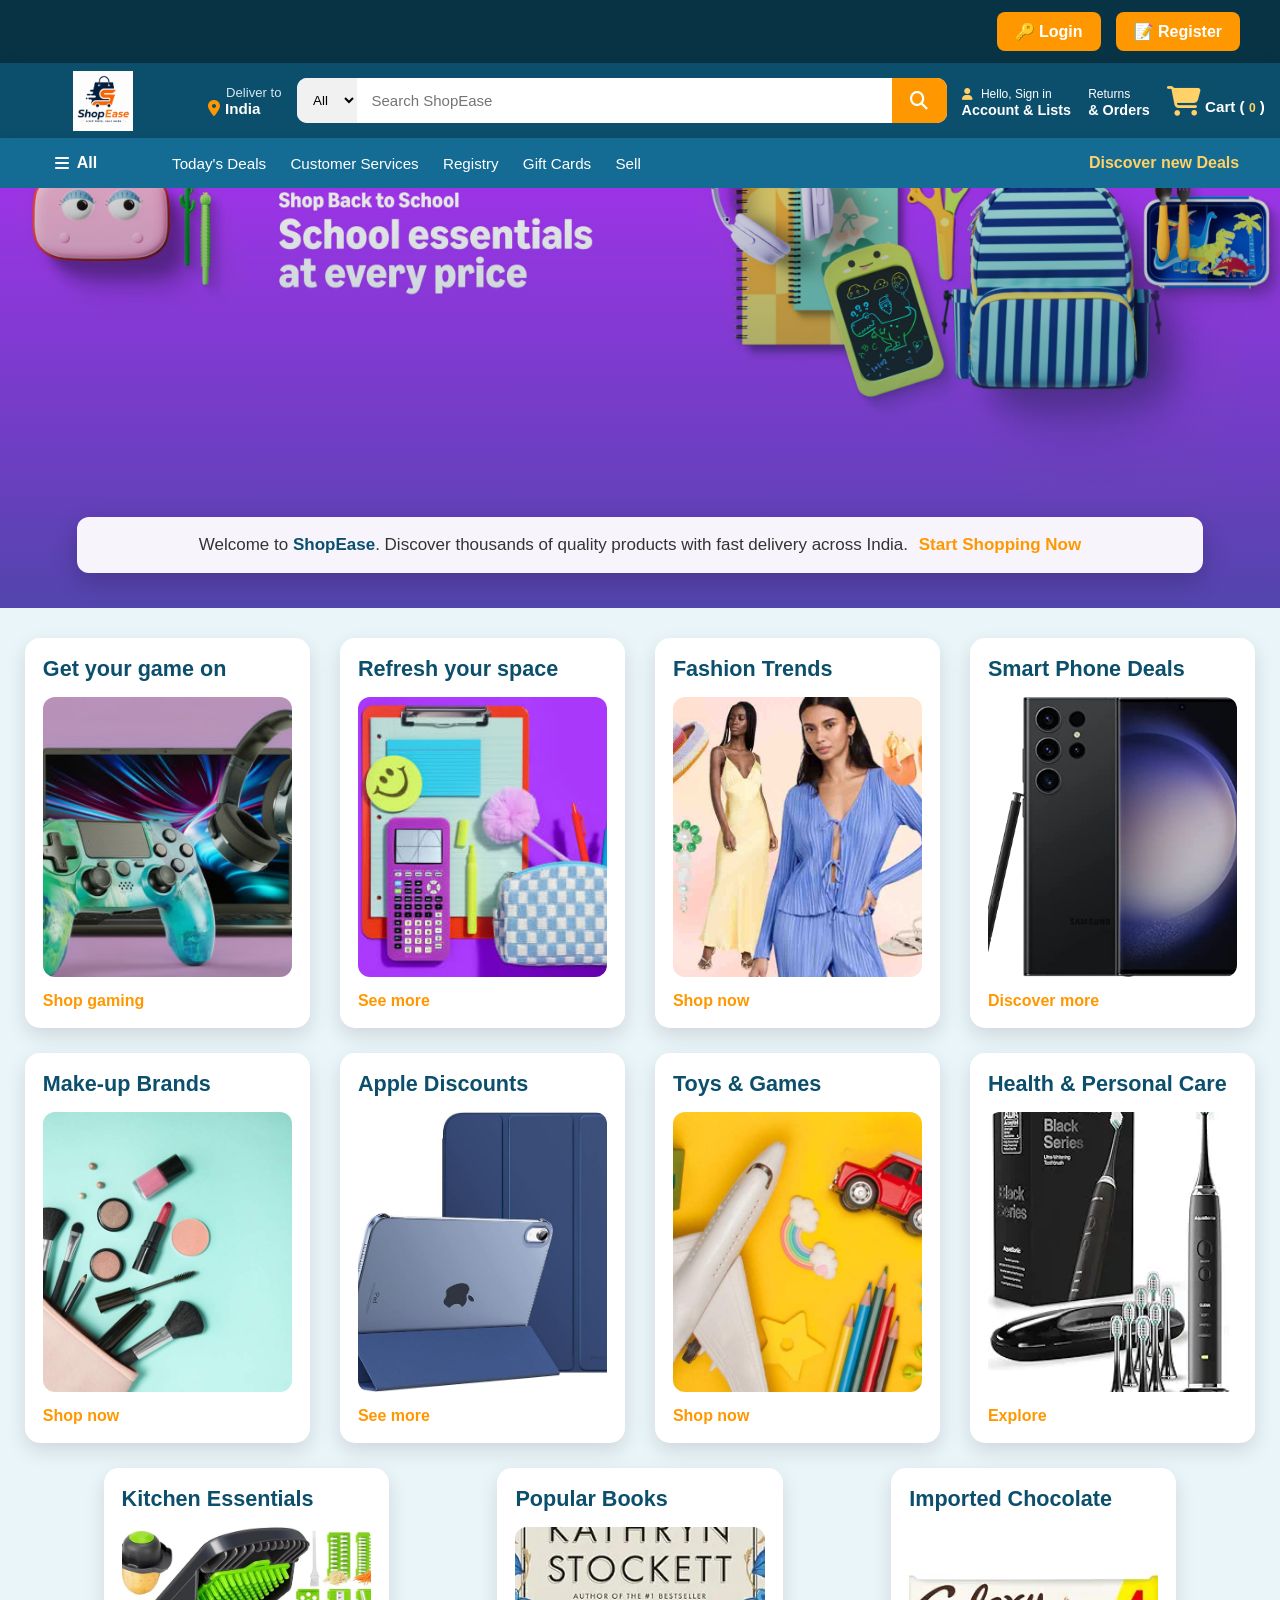
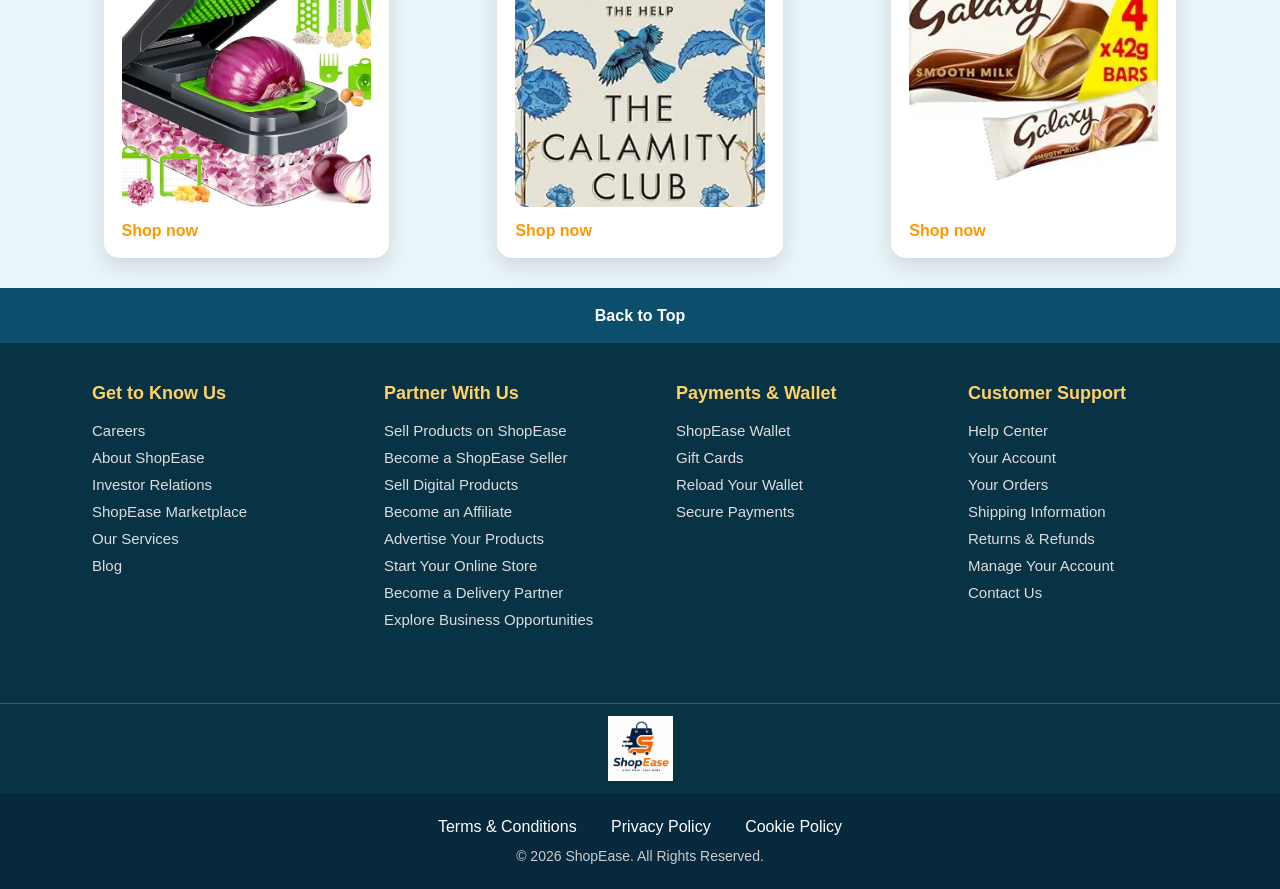
<file: index.html>
<!DOCTYPE html>
<html lang="en">

<head>
    <meta charset="UTF-8">
    <meta name="viewport" content="width=device-width, initial-scale=1.0">
    <title>ShopEase</title>

    <link rel="stylesheet"
        href="https://cdnjs.cloudflare.com/ajax/libs/font-awesome/6.5.2/css/all.min.css">

    <link rel="stylesheet" href="style.css">
</head>

<body>

    <!-- Top Bar -->

    <div class="top-bar">

        <a href="login.html" class="login-btn" id="loginBtn">
            🔑 Login
        </a>

        <a href="register.html" class="register-btn" id="registerBtn">
            📝 Register
        </a>

        <button class="logout-btn" id="logoutBtn" onclick="logout()">
            Logout
        </button>

    </div>

    <!-- Header -->

    <header>

        <div class="navbar">

            <div class="nav-logo border">
                <div class="logo"></div>
            </div>

            <div class="nav-address border">

                <p class="add-first">
                    Deliver to
                </p>

                <div class="add-icon">

                    <i class="fa-solid fa-location-dot"></i>

                    <p class="add-sec">
                        India
                    </p>

                </div>

            </div>

            <div class="nav-search">

                <select class="Search-select">
                    <option>All</option>
                </select>

                <input
                    type="text"
                    placeholder="Search ShopEase"
                    class="search-input">

                <div class="search-icon">
                    <i class="fa-solid fa-magnifying-glass"></i>
                </div>

            </div>

            <a href="profile.html" class="nav-signin border profile-link">

                <p>
                    <span id="userHello">
                        <i class="fa-solid fa-user"></i>
                        Hello, Sign in
                    </span>
                </p>

                <p class="nav-second">
                    Account & Lists
                </p>

            </a>

            <div class="nav-return border">

                <p>
                    <span>Returns</span>
                </p>

                <p class="nav-second">
                    & Orders
                </p>

            </div>

            <div class="nav-cart border" onclick="toggleCart()">

                <i class="fa-solid fa-cart-shopping"></i>

                Cart
                (
                <span id="cartCount">0</span>
                )

            </div>

        </div>

        <!-- Panel -->

        <div class="panel">

            <div class="panel-all border">

                <i class="fa-solid fa-bars"></i>

                All

            </div>

            <div class="panel-ops">

                <p>Today's Deals</p>

                <p>Customer Services</p>

                <p>Registry</p>

                <p>Gift Cards</p>

                <p>Sell</p>

            </div>

            <div class="panel-deals">

                Discover new Deals

            </div>

        </div>

    </header>

    <!-- Hero Section -->

    <div class="hero-section">

        <div class="hero-msg">

            <p>

                Welcome to <strong>ShopEase</strong>.
                Discover thousands of quality products with fast delivery across India.

                <a href="#">
                    Start Shopping Now
                </a>

            </p>

        </div>

    </div>

    <!-- Shop Section -->

    <div class="shop-section">

        <!-- Box 1 -->

        <div class="box">

            <div class="box-content">

                <a href="gaming.html" class="category-link">

                    <h2>Get your game on</h2>

                    <div class="box-img"
                        style="background-image:url('box1_image.jpg');">
                    </div>

                    <p>Shop gaming</p>

                </a>

            </div>

        </div>

        <!-- Box 2 -->

        <div class="box">

            <div class="box-content">

                <a href="refresh.html" class="category-link">

                    <h2>Refresh your space</h2>

                    <div class="box-img"
                        style="background-image:url('box2_image.jpg');">
                    </div>

                    <p>See more</p>

                </a>

            </div>

        </div>

        <!-- Box 3 -->

        <div class="box">

            <div class="box-content">

                <a href="fashion.html" class="category-link">

                    <h2>Fashion Trends</h2>

                    <div class="box-img"
                        style="background-image:url('box8_image.jpg');">
                    </div>

                    <p>Shop now</p>

                </a>

            </div>

        </div>

        <!-- Box 4 -->

        <div class="box">

            <div class="box-content">

                <a href="mobiles.html" class="category-link">

                    <h2>Smart Phone Deals</h2>

                    <div class="box-img"
                        style="background-image:url('box4_image.jpg');">
                    </div>

                    <p>Discover more</p>

                </a>

            </div>

        </div>

        <!-- Box 5 -->

        <div class="box">

            <div class="box-content">

                <a href="beauty.html" class="category-link">

                    <h2>Make-up Brands</h2>

                    <div class="box-img"
                        style="background-image:url('box5_image.jpg');">
                    </div>

                    <p>Shop now</p>

                </a>

            </div>

        </div>

        <!-- Box 6 -->

        <div class="box">

            <div class="box-content">

                <a href="apple.html" class="category-link">

                    <h2>Apple Discounts</h2>

                    <div class="box-img"
                        style="background-image:url('box6_image.jpg');">
                    </div>

                    <p>See more</p>

                </a>

            </div>

        </div>

        <!-- Box 7 -->

        <div class="box">

            <div class="box-content">

                <a href="toys.html" class="category-link">

                    <h2>Toys & Games</h2>

                    <div class="box-img"
                        style="background-image:url('box7_image.jpg');">
                    </div>

                    <p>Shop now</p>

                </a>

            </div>

        </div>

        <!-- Box 8 -->

        <div class="box">

            <div class="box-content">

                <a href="health.html" class="category-link">

                    <h2>Health & Personal Care</h2>

                    <div class="box-img"
                        style="background-image:url('health.jpg');">
                    </div>

                    <p>Explore</p>

                </a>

            </div>

        </div>

        <!-- Box 9 -->

        <div class="box">

            <div class="box-content">

                <a href="kitchen.html" class="category-link">

                    <h2>Kitchen Essentials</h2>

                    <div class="box-img"
                        style="background-image:url('kitchen.jpg');">
                    </div>

                    <p>Shop now</p>

                </a>

            </div>

        </div>

        <!-- Box 10 -->

        <div class="box">

            <div class="box-content">

                <a href="books.html" class="category-link">

                    <h2>Popular Books</h2>

                    <div class="box-img"
                        style="background-image:url('books.jpg');">
                    </div>

                    <p>Shop now</p>

                </a>

            </div>

        </div>

        <!-- Box 11 -->

        <div class="box">

            <div class="box-content">

                <a href="imported.html" class="category-link">

                    <h2>Imported Chocolate</h2>

                    <div class="box-img"
                        style="background-image:url('imported chocolate.jpg');">
                    </div>

                    <p>Shop now</p>

                </a>

            </div>

        </div>

    </div>

    <!-- Footer -->
<div class="foot-panel1">
    Back to Top
</div>

<div class="foot-panel2">

    <ul>

        <p>Get to Know Us</p>

        <a>Careers</a>
        <a>About ShopEase</a>
        <a>Investor Relations</a>
        <a>ShopEase Marketplace</a>
        <a>Our Services</a>
        <a>Blog</a>

    </ul>

    <ul>

        <p>Partner With Us</p>

        <a>Sell Products on ShopEase</a>
        <a>Become a ShopEase Seller</a>
        <a>Sell Digital Products</a>
        <a>Become an Affiliate</a>
        <a>Advertise Your Products</a>
        <a>Start Your Online Store</a>
        <a>Become a Delivery Partner</a>
        <a>Explore Business Opportunities</a>

    </ul>

    <ul>

        <p>Payments & Wallet</p>

        <a>ShopEase Wallet</a>
        <a>Gift Cards</a>
        <a>Reload Your Wallet</a>
        <a>Secure Payments</a>

    </ul>

    <ul>

        <p>Customer Support</p>

        <a>Help Center</a>
        <a>Your Account</a>
        <a>Your Orders</a>
        <a>Shipping Information</a>
        <a>Returns & Refunds</a>
        <a>Manage Your Account</a>
        <a>Contact Us</a>

    </ul>

</div>

<div class="foot-panel3">

    <div class="logo"></div>

</div>

<div class="foot-panel4">

    <div class="pages">

        <a>Terms & Conditions</a>
        <a>Privacy Policy</a>
        <a>Cookie Policy</a>

    </div>

    <div class="copyright">

        © 2026 ShopEase. All Rights Reserved.

    </div>

</div>

</footer>

<!-- Cart Box -->

<div id="cartBox" class="cart-box">

    <h2>Your Cart</h2>

    <div id="cartItems"></div>

    <h3>
        Total : ₹<span id="totalPrice">0</span>
    </h3>

    <button onclick="placeOrder()">
        Place Order
    </button>

</div>

<!-- JavaScript -->

<script src="script.js"></script>

</body>

</html>
</file>
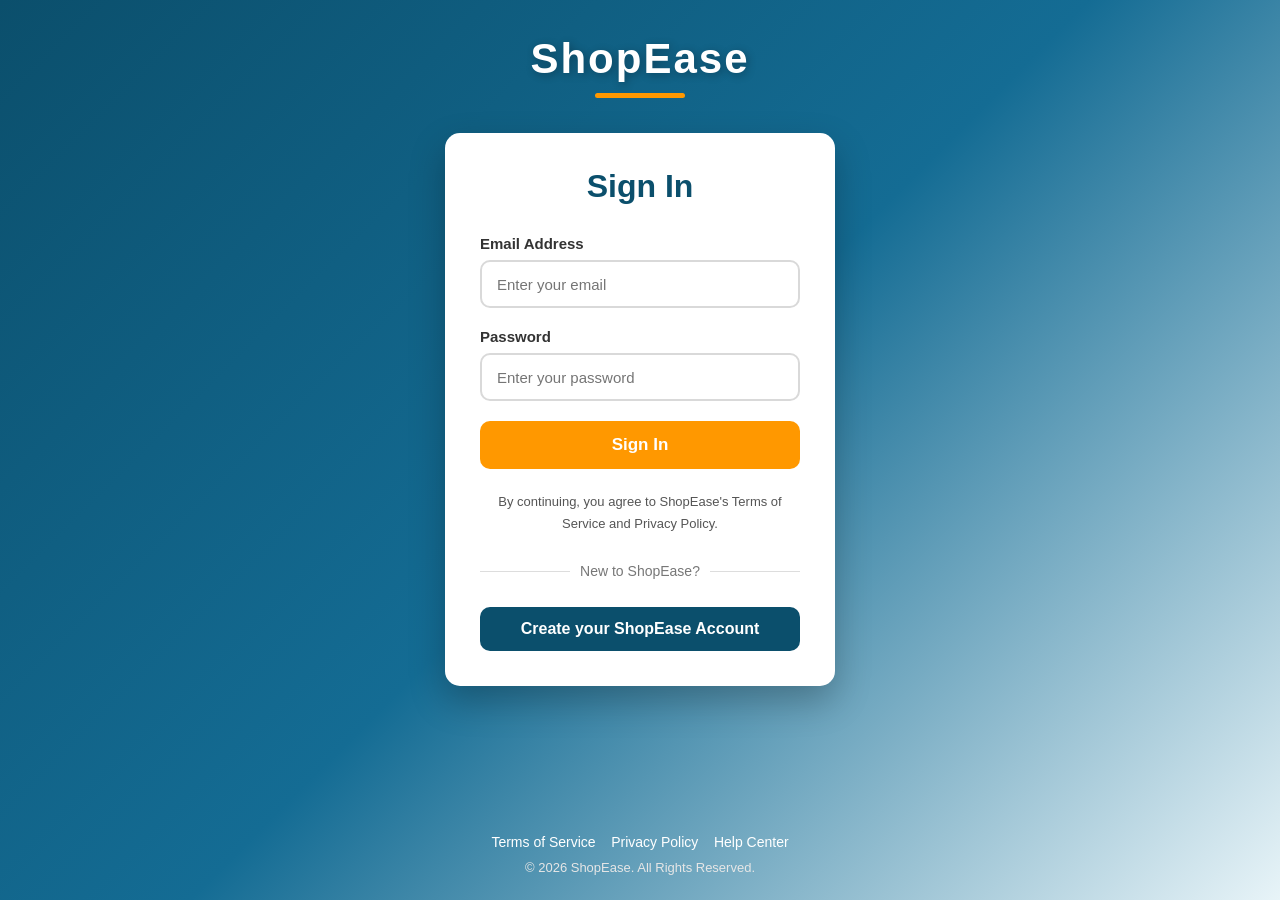
<file: login.html>
<!DOCTYPE html>
<html lang="en">

<head>

<meta charset="UTF-8">
<meta name="viewport" content="width=device-width, initial-scale=1.0">

<title>ShopEase - Sign In</title>

<style>
    *{
    margin:0;
    padding:0;
    box-sizing:border-box;
    font-family:Arial, Helvetica, sans-serif;
}

body{
    background:linear-gradient(135deg,#0B4F6C,#146C94,#E8F4F8);
    min-height:100vh;
    display:flex;
    flex-direction:column;
    align-items:center;
}

.shopease-logo{
    margin-top:35px;
    font-size:42px;
    font-weight:bold;
    color:#ffffff;
    letter-spacing:2px;
    text-shadow:2px 2px 8px rgba(0,0,0,0.3);
}

.shopease-logo::after{
    content:"";
    display:block;
    width:90px;
    height:5px;
    background:#FF9800;
    margin:10px auto 0;
    border-radius:20px;
}

.login-box{
    width:390px;
    margin:35px auto;
    background:#ffffff;
    border-radius:15px;
    padding:35px;
    box-shadow:0 15px 35px rgba(0,0,0,0.25);
}

.login-box h1{
    text-align:center;
    color:#0B4F6C;
    font-size:32px;
    margin-bottom:30px;
}

.login-box label{
    display:block;
    margin-bottom:8px;
    color:#333;
    font-size:15px;
    font-weight:bold;
}

.login-box input{
    width:100%;
    height:48px;
    margin-bottom:20px;
    padding:0 15px;
    border:2px solid #d9d9d9;
    border-radius:10px;
    font-size:15px;
    transition:0.3s;
}

.login-box input:focus{
    outline:none;
    border-color:#146C94;
    box-shadow:0 0 8px rgba(20,108,148,.35);
}

.login-box button{
    width:100%;
    height:48px;
    border:none;
    border-radius:10px;
    background:#FF9800;
    color:white;
    font-size:17px;
    font-weight:bold;
    cursor:pointer;
    transition:.3s;
}

.login-box button:hover{
    background:#e68900;
    transform:translateY(-2px);
}

.terms{
    margin-top:22px;
    font-size:13px;
    line-height:22px;
    color:#555;
    text-align:center;
}

.divider{
    display:flex;
    align-items:center;
    gap:10px;
    margin:28px 0;
    color:#777;
    font-size:14px;
}

.divider::before,
.divider::after{
    content:"";
    flex:1;
    height:1px;
    background:#ddd;
}

.create-btn{
    display:block;
    width:100%;
    text-align:center;
    text-decoration:none;
    background:#0B4F6C;
    color:white;
    padding:13px;
    border-radius:10px;
    font-weight:bold;
    transition:.3s;
}

.create-btn:hover{
    background:#146C94;
}

footer{
    margin-top:auto;
    width:100%;
    text-align:center;
    padding:25px;
    color:white;
    font-size:14px;
}

footer div{
    margin-bottom:10px;
}

footer p{
    font-size:13px;
    color:#e6e6e6;
}

@media(max-width:500px){

    .login-box{
        width:92%;
        padding:25px;
    }

    .shopease-logo{
        font-size:34px;
    }

}
</style>

</head>

<body>

<div class="shopease-logo">

    Shop<span>Ease</span>

</div>

<div class="login-box">

<h1>Sign In</h1>

<form onsubmit="login(event)">

<label>Email Address</label>

<input
type="email"
id="loginEmail"
placeholder="Enter your email"
required>

<label>Password</label>

<input
type="password"
id="loginPassword"
placeholder="Enter your password"
required>

<button type="submit">

Sign In

</button>

</form>

<p class="terms">

By continuing, you agree to ShopEase's Terms of Service and Privacy Policy.

</p>

<div class="divider">

New to ShopEase?

</div>

<a href="register.html" class="create-btn">

Create your ShopEase Account

</a>

</div>

<footer>

<div>

Terms of Service &nbsp;&nbsp;
Privacy Policy &nbsp;&nbsp;
Help Center

</div>

<p>

© 2026 ShopEase. All Rights Reserved.

</p>

</footer>

<script>

function login(event){

event.preventDefault();

let email=document.getElementById("loginEmail").value;

let password=document.getElementById("loginPassword").value;

let savedEmail=localStorage.getItem("email");

let savedPassword=localStorage.getItem("password");

if(email===savedEmail && password===savedPassword){

localStorage.setItem("loggedIn","true");

alert("Login Successful!");

window.location.href="index.html";

}

else{

alert("Invalid Email or Password");

}

}

</script>

</body>

</html>
</file>
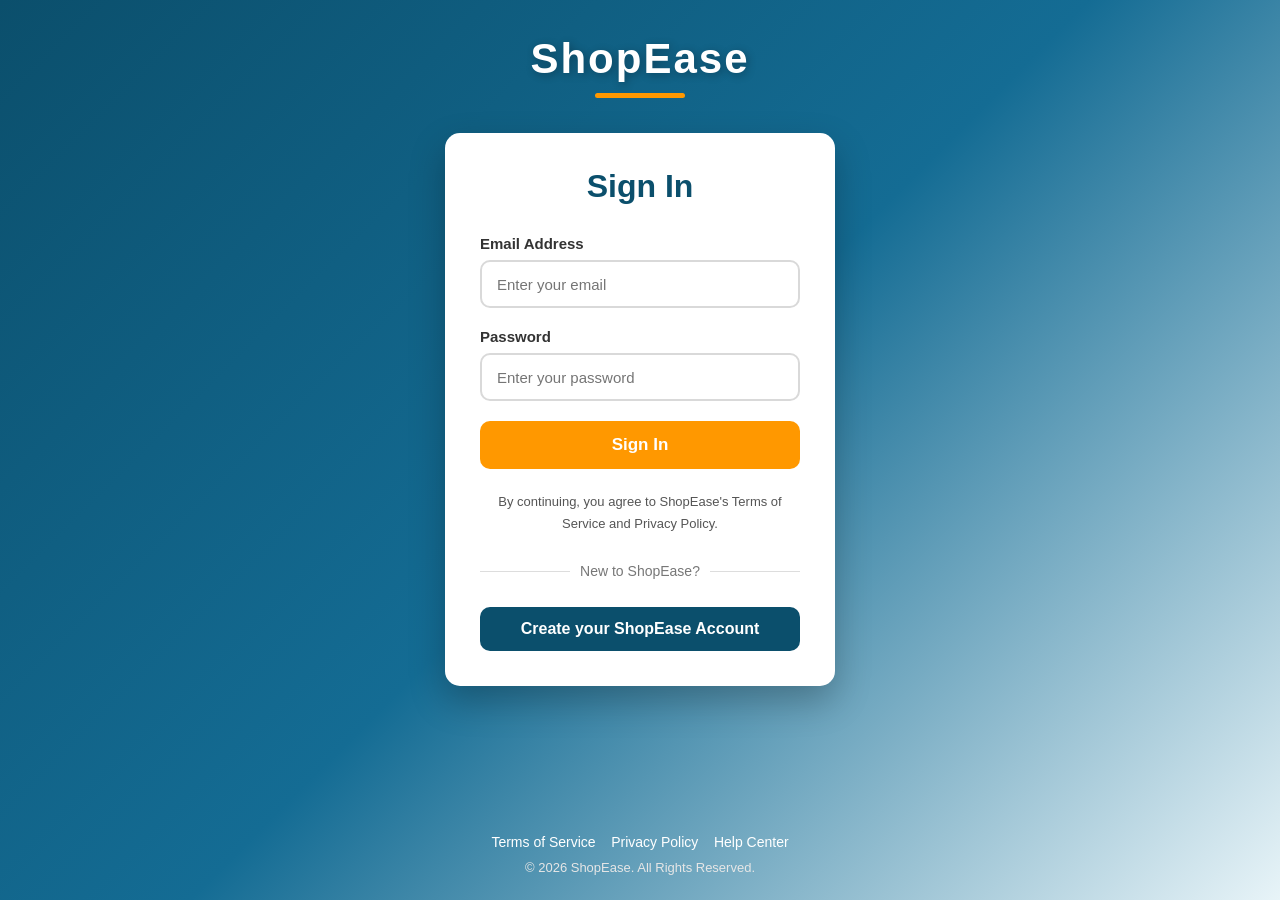
<file: profile.html>
<!DOCTYPE html>
<html lang="en">

<head>

<meta charset="UTF-8">
<meta name="viewport" content="width=device-width, initial-scale=1.0">

<title>My Profile | ShopEase</title>

<link rel="stylesheet"
href="https://cdnjs.cloudflare.com/ajax/libs/font-awesome/6.5.2/css/all.min.css">


<style>

*{
    margin:0;
    padding:0;
    box-sizing:border-box;
    font-family:Arial, Helvetica, sans-serif;
}


body{

    min-height:100vh;

    background:linear-gradient(135deg,#667eea,#764ba2);

    display:flex;

    justify-content:center;

    align-items:center;

}


/* Header */

.header{

    position:fixed;

    top:0;

    left:0;

    width:100%;

    padding:20px;

    text-align:center;

    background:#111;

    color:white;

    font-size:28px;

    font-weight:bold;

    letter-spacing:1px;

    box-shadow:0 5px 15px rgba(0,0,0,0.3);

}


/* Profile Card */

.profile-box{

    width:420px;

    background:white;

    margin-top:70px;

    padding:30px;

    border-radius:20px;

    text-align:center;

    box-shadow:0 15px 30px rgba(0,0,0,0.3);

    animation:slide 0.6s ease;

}



@keyframes slide{

    from{

        opacity:0;

        transform:translateY(50px);

    }

    to{

        opacity:1;

        transform:translateY(0);

    }

}



/* Avatar */

.profile-avatar{

    width:110px;

    height:110px;

    border-radius:50%;

    background:linear-gradient(135deg,#ff9800,#ff5722);

    color:white;

    font-size:50px;

    font-weight:bold;

    display:flex;

    align-items:center;

    justify-content:center;

    margin:auto;

    box-shadow:0 8px 20px rgba(0,0,0,0.25);

}



.profile h2{

    margin-top:20px;

    color:#333;

    font-size:28px;

}



.profile p{

    margin-top:8px;

    color:#777;

}



/* Details */


.details{

    margin-top:30px;

    background:#f5f5f5;

    padding:20px;

    border-radius:15px;

    text-align:left;

}



.details p{

    padding:12px 0;

    font-size:16px;

    color:#444;

    border-bottom:1px solid #ddd;

}


.details p:last-child{

    border:none;

}


.details i{

    width:30px;

    color:#764ba2;

    font-size:18px;

}



.status{

    color:green;

    font-weight:bold;

}



/* Buttons */


button{

    width:100%;

    padding:14px;

    margin-top:20px;

    border:none;

    border-radius:10px;

    font-size:16px;

    font-weight:bold;

    cursor:pointer;

    transition:0.3s;

}



.home-btn{

    background:#ff9800;

    color:white;

}



.home-btn:hover{

    background:#e68900;

    transform:scale(1.04);

}



.logout-btn{

    background:#e53935;

    color:white;

}



.logout-btn:hover{

    background:#c62828;

    transform:scale(1.04);

}



/* Mobile */

@media(max-width:500px){

    .profile-box{

        width:90%;

    }

}


</style>

</head>


<body>


<div class="header">

    ShopEase

</div>



<div class="profile-box">


    <div class="profile">


        <div class="profile-avatar" id="avatar">

            U

        </div>


        <h2 id="profileName">

            My Profile

        </h2>


        <p id="profileEmail">

            user@email.com

        </p>


    </div>




    <div class="details">


        <p>

            <i class="fa-solid fa-user"></i>

            <b>Name :</b>

            <span id="name"></span>

        </p>



        <p>

            <i class="fa-solid fa-envelope"></i>

            <b>Email :</b>

            <span id="email"></span>

        </p>



        <p>

            <i class="fa-solid fa-phone"></i>

            <b>Phone :</b>

            <span id="phone"></span>

        </p>



        <p>

            <i class="fa-solid fa-circle-check"></i>

            <b>Status :</b>

            <span class="status">

                Logged In

            </span>

        </p>



    </div>



    <button class="home-btn" onclick="goHome()">

        🏠 Back to Home

    </button>



    <button class="logout-btn" onclick="logout()">

        🚪 Logout

    </button>



</div>




<script>


window.onload=function(){


    if(localStorage.getItem("loggedIn")!="true"){


        alert("Please Login First");


        window.location.href="login.html";


        return;


    }



    let username = localStorage.getItem("username") || "User";


    let email = localStorage.getItem("email") || "Not Available";


    let phone = localStorage.getItem("phone") || "Not Available";



    document.getElementById("name").innerHTML=username;


    document.getElementById("email").innerHTML=email;


    document.getElementById("phone").innerHTML=phone;



    document.getElementById("profileName").innerHTML=username;


    document.getElementById("profileEmail").innerHTML=email;



    document.getElementById("avatar").innerHTML=

    username.charAt(0).toUpperCase();



}




function goHome(){

    window.location.href="index.html";

}



function logout(){


    localStorage.removeItem("loggedIn");


    alert("Logged Out Successfully");


    window.location.href="login.html";


}


</script>



</body>

</html>
</file>
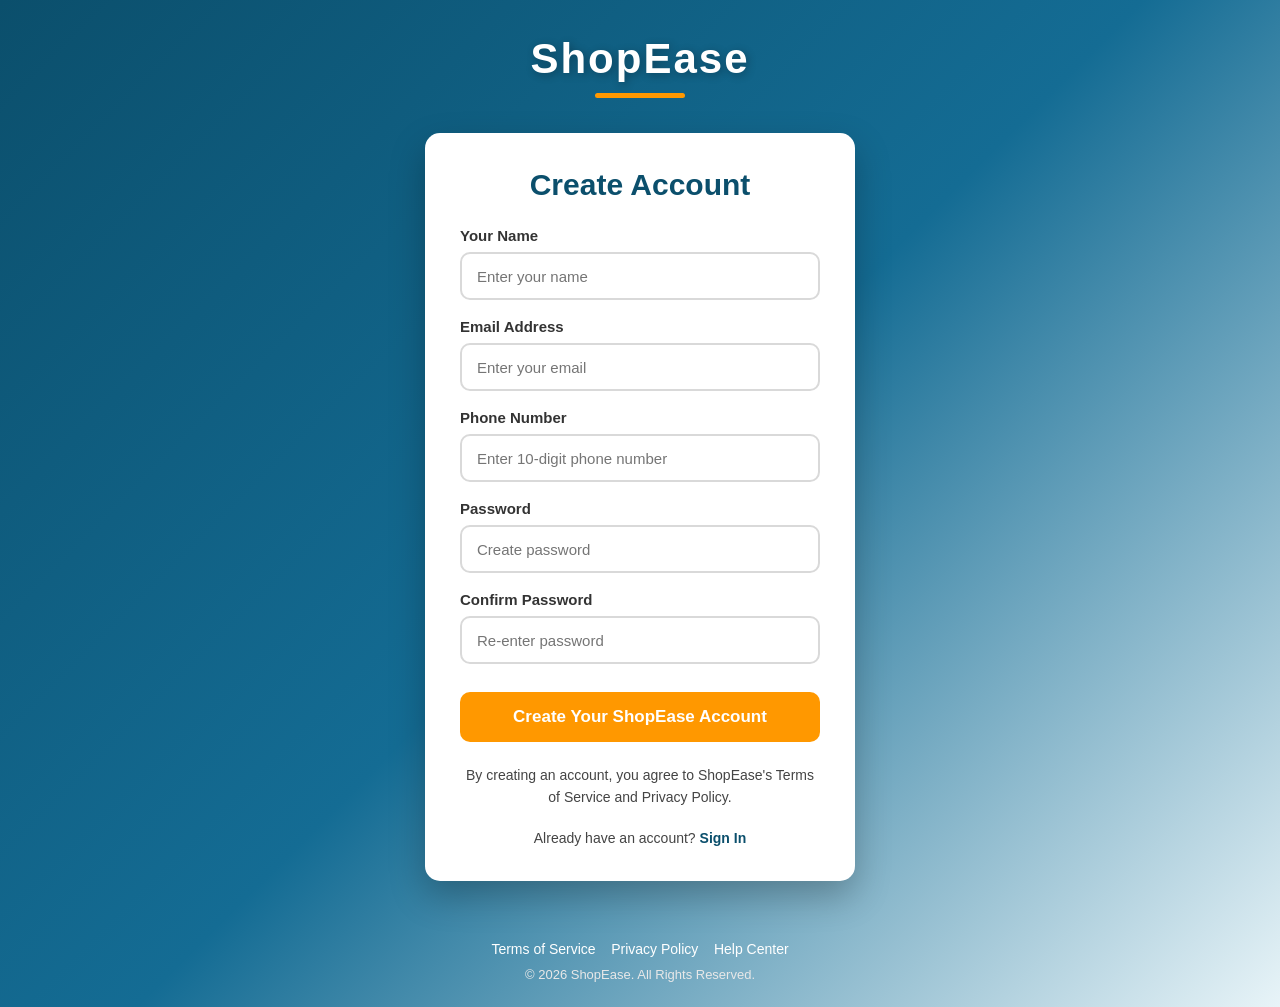
<file: register.html>
<!DOCTYPE html>
<html lang="en">

<head>

<meta charset="UTF-8">
<meta name="viewport" content="width=device-width, initial-scale=1.0">

<title>ShopEase - Create Account</title>

<style>
*{
    margin:0;
    padding:0;
    box-sizing:border-box;
    font-family:Arial, Helvetica, sans-serif;
}

body{
    background:linear-gradient(135deg,#0B4F6C,#146C94,#E8F4F8);
    min-height:100vh;
    display:flex;
    flex-direction:column;
    align-items:center;
}

.shopease-logo{
    margin-top:35px;
    font-size:42px;
    font-weight:bold;
    color:#ffffff;
    letter-spacing:2px;
    text-shadow:2px 2px 8px rgba(0,0,0,0.3);
}

.shopease-logo::after{
    content:"";
    display:block;
    width:90px;
    height:5px;
    background:#FF9800;
    margin:10px auto 0;
    border-radius:20px;
}

.login-box{
    width:430px;
    background:#ffffff;
    margin:35px auto;
    padding:35px;
    border-radius:15px;
    box-shadow:0 15px 35px rgba(0,0,0,0.25);
}

.login-box h1{
    text-align:center;
    color:#0B4F6C;
    font-size:30px;
    margin-bottom:25px;
}

.login-box label{
    display:block;
    margin-bottom:8px;
    color:#333;
    font-size:15px;
    font-weight:bold;
}

.login-box input{
    width:100%;
    height:48px;
    margin-bottom:18px;
    padding:0 15px;
    border:2px solid #d9d9d9;
    border-radius:10px;
    font-size:15px;
    transition:.3s;
}

.login-box input:focus{
    outline:none;
    border-color:#146C94;
    box-shadow:0 0 8px rgba(20,108,148,.35);
}

.login-box button{
    width:100%;
    height:50px;
    margin-top:10px;
    border:none;
    border-radius:10px;
    background:#FF9800;
    color:white;
    font-size:17px;
    font-weight:bold;
    cursor:pointer;
    transition:.3s;
}

.login-box button:hover{
    background:#e68900;
    transform:translateY(-2px);
}

.terms{
    margin-top:20px;
    text-align:center;
    font-size:13px;
    color:#555;
    line-height:22px;
}

.login-box p{
    text-align:center;
    margin-top:22px;
    font-size:14px;
    color:#444;
}

.login-box a{
    color:#0B4F6C;
    font-weight:bold;
    text-decoration:none;
}

.login-box a:hover{
    color:#FF9800;
    text-decoration:underline;
}

footer{
    margin-top:auto;
    width:100%;
    text-align:center;
    padding:25px;
    color:white;
    font-size:14px;
}

footer div{
    margin-bottom:10px;
}

footer p{
    color:#e8e8e8;
    font-size:13px;
}

@media(max-width:600px){

    .login-box{
        width:92%;
        padding:25px;
    }

    .shopease-logo{
        font-size:34px;
    }

}

</style>

</head>

<body>

<div class="shopease-logo">

    Shop<span>Ease</span>

</div>

<div class="login-box">

<h1>Create Account</h1>

<form onsubmit="register(event)">

<label>Your Name</label>

<input
type="text"
id="name"
placeholder="Enter your name"
required>

<label>Email Address</label>

<input
type="email"
id="email"
placeholder="Enter your email"
required>

<label>Phone Number</label>

<input
type="tel"
id="phone"
placeholder="Enter 10-digit phone number"
maxlength="10"
pattern="[0-9]{10}"
inputmode="numeric"
oninput="this.value=this.value.replace(/[^0-9]/g,'')"
required>

<label>Password</label>

<input
type="password"
id="password"
placeholder="Create password"
required>

<label>Confirm Password</label>

<input
type="password"
id="confirmPassword"
placeholder="Re-enter password"
required>

<button type="submit">

Create Your ShopEase Account

</button>

</form>

<p class="terms">

By creating an account, you agree to ShopEase's Terms of Service and Privacy Policy.

</p>

<p>

Already have an account?

<a href="login.html">

Sign In

</a>

</p>

</div>

<footer>

<div>

Terms of Service &nbsp;&nbsp;
Privacy Policy &nbsp;&nbsp;
Help Center

</div>

<p>

© 2026 ShopEase. All Rights Reserved.

</p>

</footer>

<script>

function register(event){

event.preventDefault();

let name=document.getElementById("name").value;

let email=document.getElementById("email").value;

let phone=document.getElementById("phone").value;

let password=document.getElementById("password").value;

let confirmPassword=document.getElementById("confirmPassword").value;

if(phone.length!==10){

alert("Phone number must contain exactly 10 digits.");

return;

}

if(password!==confirmPassword){

alert("Passwords do not match.");

return;

}

localStorage.setItem("username",name);

localStorage.setItem("email",email);

localStorage.setItem("phone",phone);

localStorage.setItem("password",password);

alert("🎉 ShopEase Account Created Successfully!");

window.location.href="login.html";

}

</script>

</body>

</html>
</file>
<file: style.css>
*{
    margin:0;
    padding:0;
    box-sizing:border-box;
    font-family:Arial, Helvetica, sans-serif;
}

body{
    background:#eef4f8;
    color:#222;
}

/* ===========================
        TOP BAR
=========================== */

.top-bar{
    background:#083344;
    display:flex;
    justify-content:flex-end;
    align-items:center;
    gap:15px;
    padding:12px 40px;
}

.login-btn,
.register-btn{
    text-decoration:none;
    color:#fff;
    background:#ff9800;
    padding:10px 18px;
    border-radius:8px;
    font-weight:bold;
    transition:0.3s;
}

.login-btn:hover,
.register-btn:hover{
    background:#e68900;
    transform:translateY(-2px);
}

.logout-btn{
    display:none;
    border:none;
    background:#ff9800;
    color:white;
    padding:10px 20px;
    border-radius:8px;
    font-weight:bold;
    cursor:pointer;
    transition:0.3s;
}

.logout-btn:hover{
    background:#e68900;
}

/* ===========================
          NAVBAR
=========================== */

.navbar{
    height:75px;
    background:#0b4f6c;
    color:white;
    display:flex;
    align-items:center;
    justify-content:space-evenly;
    box-shadow:0 4px 12px rgba(0,0,0,.2);
}

.border{
    border:2px solid transparent;
    transition:.3s;
}

.border:hover{
    border:2px solid rgba(255,255,255,.7);
    border-radius:8px;
}

/* ===========================
          LOGO
=========================== */

.nav-logo{
    width:180px;
    height:65px;
    display:flex;
    justify-content:center;
    align-items:center;
}

.logo{
    width:170px;
    height:60px;
    background:url("shopease_logo.png") center center/contain no-repeat;
    transition:.3s;
}

.logo:hover{
    transform:scale(1.05);
}

/* ===========================
        ADDRESS
=========================== */

.add-first{
    color:#d5e7ef;
    font-size:.82rem;
    margin-left:18px;
}

.add-sec{
    font-size:.95rem;
    font-weight:bold;
    margin-left:5px;
}

.add-icon{
    display:flex;
    align-items:center;
}

.add-icon i{
    color:#ff9800;
}

/* ===========================
        SEARCH BAR
=========================== */

.nav-search{
    width:650px;
    height:45px;
    display:flex;
    align-items:center;
    background:white;
    border-radius:10px;
    overflow:hidden;
}

.nav-search:hover{
    box-shadow:0 0 0 3px rgba(255,152,0,.3);
}

.Search-select{
    width:60px;
    height:100%;
    border:none;
    background:#f1f1f1;
    text-align:center;
    outline:none;
}

.search-input{
    flex:1;
    height:100%;
    border:none;
    outline:none;
    padding-left:15px;
    font-size:15px;
}

.search-icon{
    width:55px;
    height:100%;
    background:#ff9800;
    color:white;
    display:flex;
    justify-content:center;
    align-items:center;
    cursor:pointer;
    font-size:18px;
}

.search-icon:hover{
    background:#e68900;
}

/* ===========================
      ACCOUNT / RETURNS
=========================== */

span{
    font-size:.75rem;
}

.nav-second{
    font-size:.9rem;
    font-weight:bold;
}

.nav-signin{
    text-decoration:none;
    color:white;
}

.nav-signin span{
    color:white;
}

.nav-signin i{
    color:#ffd166;
    margin-right:5px;
}

.nav-return{
    cursor:pointer;
}

/* ===========================
          CART
=========================== */

.nav-cart{
    font-size:.95rem;
    font-weight:bold;
    cursor:pointer;
}

.nav-cart i{
    font-size:30px;
    color:#ffd166;
}

#cartCount{
    color:#ffd166;
    font-weight:bold;
}
/* ===========================
          PANEL
=========================== */

.panel{
    height:50px;
    background:#146C94;
    color:white;
    display:flex;
    align-items:center;
    justify-content:space-evenly;
    box-shadow:0 2px 8px rgba(0,0,0,0.15);
}

.panel-all{
    display:flex;
    align-items:center;
    font-weight:bold;
    cursor:pointer;
    padding:8px 12px;
    border-radius:6px;
    transition:0.3s;
}

.panel-all:hover{
    background:rgba(255,255,255,0.15);
}

.panel-all i{
    margin-right:8px;
}

.panel-ops{
    width:70%;
    font-size:0.95rem;
}

.panel-ops p{
    display:inline-block;
    margin-left:20px;
    cursor:pointer;
    transition:.3s;
}

.panel-ops p:hover{
    color:#FFD166;
}

.panel-deals{
    color:#FFD166;
    font-weight:bold;
    font-size:1rem;
}

/* ===========================
        HERO SECTION
=========================== */

.hero-section{
    height:420px;
    background-image:url("hero_image.jpg");
    background-size:cover;
    background-position:center;
    display:flex;
    justify-content:center;
    align-items:flex-end;
    position:relative;
}

.hero-section::before{
    content:"";
    position:absolute;
    inset:0;
    background:linear-gradient(to top,
        rgba(11,79,108,.55),
        rgba(0,0,0,.08));
}

.hero-msg{
    position:relative;
    z-index:2;
    width:88%;
    background:rgba(255,255,255,.95);
    padding:18px;
    border-radius:12px;
    margin-bottom:35px;
    text-align:center;
    font-size:17px;
    color:#333;
    box-shadow:0 8px 25px rgba(0,0,0,.2);
}

.hero-msg strong{
    color:#0B4F6C;
}

.hero-msg a{
    color:#FF9800;
    text-decoration:none;
    font-weight:bold;
    margin-left:6px;
}

.hero-msg a:hover{
    text-decoration:underline;
}

/* ===========================
        SHOP SECTION
=========================== */

.shop-section{
    background:#EAF5FA;
    display:flex;
    flex-wrap:wrap;
    justify-content:space-evenly;
    padding:30px 20px;
    gap:25px;
}

/* ===========================
        PRODUCT BOX
=========================== */

.box{
    width:23%;
    min-width:260px;
    background:white;
    border-radius:15px;
    overflow:hidden;
    box-shadow:0 8px 20px rgba(0,0,0,.12);
    transition:.35s;
}

.box:hover{
    transform:translateY(-10px);
    box-shadow:0 15px 35px rgba(0,0,0,.22);
}

.box-content{
    padding:18px;
}

.category-link{
    text-decoration:none;
}

.box-content h2{
    color:#0B4F6C;
    font-size:1.35rem;
    margin-bottom:15px;
}

.box-content p{
    color:#FF9800;
    font-weight:bold;
    margin-top:15px;
    transition:.3s;
}

.box:hover .box-content p{
    letter-spacing:1px;
}

/* ===========================
        PRODUCT IMAGE
=========================== */

.box-img{
    height:280px;
    border-radius:12px;
    background-size:cover;
    background-position:center;
    transition:.4s;
}

.box:hover .box-img{
    transform:scale(1.05);
}
/* ===========================
          FOOTER
=========================== */

footer{
    margin-top:30px;
}

.foot-panel1{
    height:55px;
    background:#0B4F6C;
    color:white;
    display:flex;
    justify-content:center;
    align-items:center;
    font-size:16px;
    font-weight:bold;
    cursor:pointer;
    transition:.3s;
}

.foot-panel1:hover{
    background:#146C94;
}

.foot-panel2{
    background:#083344;
    color:white;
    display:flex;
    justify-content:space-evenly;
    flex-wrap:wrap;
    padding:40px 20px;
}

.foot-panel2 ul{
    list-style:none;
    min-width:220px;
    margin-bottom:25px;
}

.foot-panel2 ul p{
    font-size:18px;
    font-weight:bold;
    margin-bottom:18px;
    color:#FFD166;
}

.foot-panel2 ul a{
    display:block;
    margin:10px 0;
    color:#dddddd;
    font-size:15px;
    cursor:pointer;
    transition:.3s;
    text-decoration:none;
}

.foot-panel2 ul a:hover{
    color:#FF9800;
    padding-left:8px;
}

.foot-panel3{
    height:90px;
    background:#083344;
    border-top:1px solid rgba(255,255,255,.2);
    display:flex;
    justify-content:center;
    align-items:center;
}

.foot-panel3 .logo{
    width:180px;
    height:65px;
    background:url("shopease_logo.png") center/contain no-repeat;
}

.foot-panel4{
    background:#06293D;
    color:white;
    text-align:center;
    padding:25px;
}

.pages{
    margin-bottom:12px;
}

.pages a{
    margin:0 15px;
    cursor:pointer;
    color:white;
    text-decoration:none;
    transition:.3s;
}

.pages a:hover{
    color:#FFD166;
}

.copyright{
    font-size:14px;
    color:#cccccc;
}

/* ===========================
          CART BOX
=========================== */

.cart-box{
    position:fixed;
    top:80px;
    right:20px;
    width:380px;
    max-height:550px;
    overflow-y:auto;
    background:white;
    border-radius:15px;
    box-shadow:0 15px 35px rgba(0,0,0,.3);
    display:none;
    padding:20px;
    z-index:9999;
}

.cart-box h2{
    text-align:center;
    color:#0B4F6C;
    margin-bottom:20px;
    font-size:28px;
}

.cart-box h3{
    text-align:right;
    margin-top:20px;
    color:#0B4F6C;
}

.cart-item{
    display:flex;
    align-items:center;
    gap:15px;
    border-bottom:1px solid #ddd;
    padding:15px 0;
}

.cart-item img{
    width:75px;
    height:75px;
    object-fit:cover;
    border-radius:10px;
    border:1px solid #ddd;
}

.cart-item h4{
    color:#0B4F6C;
    font-size:17px;
    margin-bottom:5px;
}

.cart-price{
    color:#FF9800;
    font-weight:bold;
}

.cart-item button{
    margin-left:auto;
    padding:8px 14px;
    border:none;
    border-radius:8px;
    background:#ff4d4d;
    color:white;
    cursor:pointer;
    transition:.3s;
}

.cart-item button:hover{
    background:#d62828;
}

.cart-box button{
    width:100%;
    margin-top:20px;
    padding:14px;
    border:none;
    border-radius:30px;
    background:#FF9800;
    color:white;
    font-size:17px;
    font-weight:bold;
    cursor:pointer;
    transition:.3s;
}

.cart-box button:hover{
    background:#e68900;
    transform:translateY(-2px);
}
/*==========================
      RESPONSIVE DESIGN
==========================*/

@media (max-width:1200px){

    .navbar{
        flex-wrap:wrap;
        height:auto;
        padding:15px;
        gap:15px;
    }

    .nav-search{
        width:90%;
        order:5;
    }

    .panel{
        flex-wrap:wrap;
        height:auto;
        padding:10px;
    }

    .panel-ops{
        width:100%;
        text-align:center;
        margin-top:10px;
    }

    .panel-ops p{
        margin:8px 12px;
    }

    .box{
        width:31%;
    }

}

@media (max-width:900px){

    .top-bar{
        justify-content:center;
        flex-wrap:wrap;
        padding:15px;
    }

    .nav-logo{
        width:100%;
        justify-content:center;
    }

    .nav-address,
    .nav-return{
        display:none;
    }

    .nav-search{
        width:100%;
    }

    .hero-section{
        height:320px;
    }

    .hero-msg{
        width:95%;
        font-size:15px;
        padding:15px;
    }

    .box{
        width:47%;
    }

    .foot-panel2{
        justify-content:center;
        text-align:center;
    }

    .foot-panel2 ul{
        width:45%;
    }

    .cart-box{
        width:95%;
        right:2.5%;
        top:70px;
    }

}

@media (max-width:600px){

    .navbar{
        justify-content:center;
        gap:10px;
    }

    .logo{
        width:150px;
        height:55px;
    }

    .Search-select{
        width:50px;
    }

    .search-input{
        font-size:14px;
    }

    .search-icon{
        width:48px;
    }

    .panel{
        display:none;
    }

    .hero-section{
        height:250px;
    }

    .hero-msg{
        width:95%;
        font-size:13px;
        margin-bottom:15px;
    }

    .shop-section{
        padding:15px;
    }

    .box{
        width:100%;
        max-width:360px;
    }

    .box-img{
        height:240px;
    }

    .foot-panel2{
        flex-direction:column;
        align-items:center;
    }

    .foot-panel2 ul{
        width:100%;
        text-align:center;
    }

    .pages{
        display:flex;
        flex-direction:column;
        gap:10px;
    }

    .cart-box{
        width:96%;
        right:2%;
        left:2%;
        padding:15px;
    }

    .cart-item{
        flex-direction:column;
        text-align:center;
    }

    .cart-item button{
        margin:10px auto 0;
    }

}

/*==========================
      SMOOTH SCROLL
==========================*/

html{
    scroll-behavior:smooth;
}

/*==========================
      SELECTION COLOR
==========================*/

::selection{
    background:#FF9800;
    color:white;
}

/*==========================
      SCROLLBAR
==========================*/

::-webkit-scrollbar{
    width:10px;
}

::-webkit-scrollbar-track{
    background:#dbe8ef;
}

::-webkit-scrollbar-thumb{
    background:#0B4F6C;
    border-radius:10px;
}

::-webkit-scrollbar-thumb:hover{
    background:#146C94;
}

/*==========================
      IMAGE ANIMATION
==========================*/

.box-img{
    transition:transform .4s ease;
}

.box:hover .box-img{
    transform:scale(1.08);
}

/*==========================
      BUTTON ANIMATION
==========================*/

button,
.login-btn,
.register-btn{
    transition:all .3s ease;
}

button:hover,
.login-btn:hover,
.register-btn:hover{
    transform:translateY(-2px);
}

/*==========================
      END OF STYLESHEET
==========================*/
</file>
